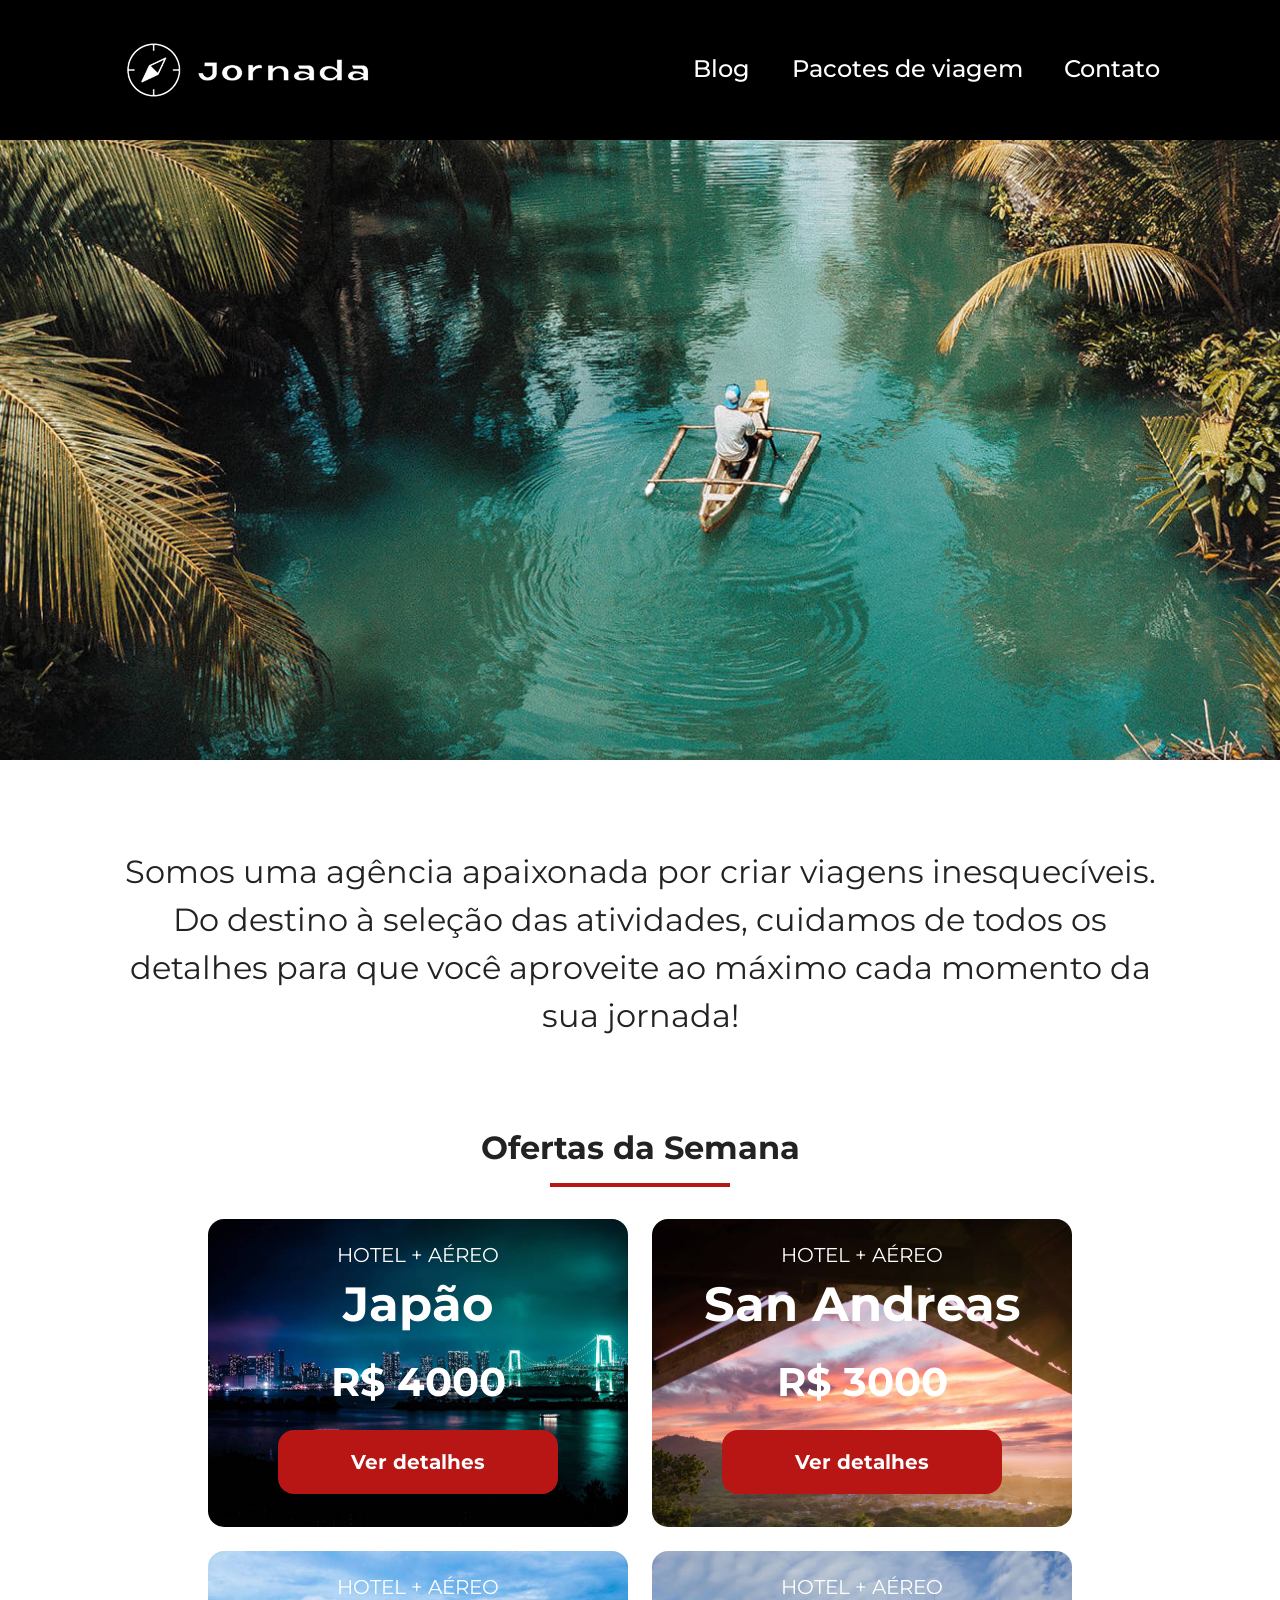
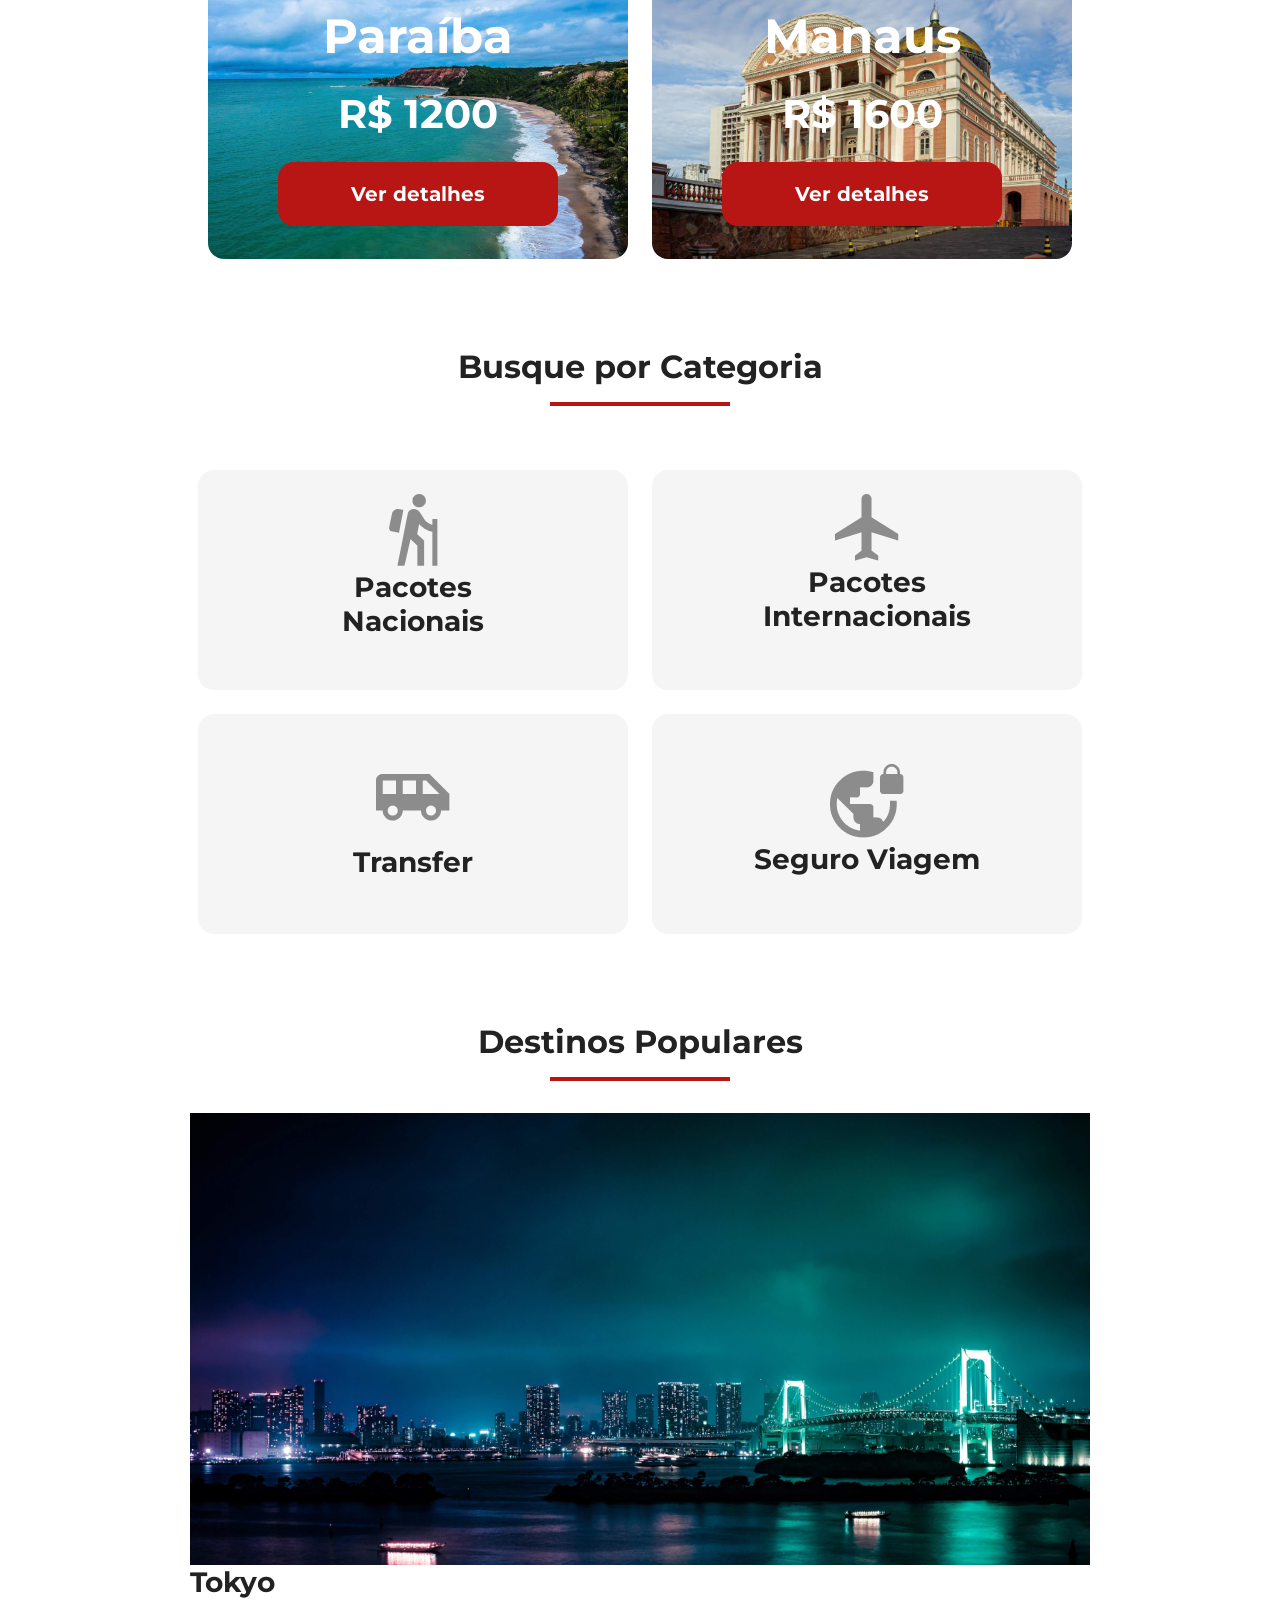
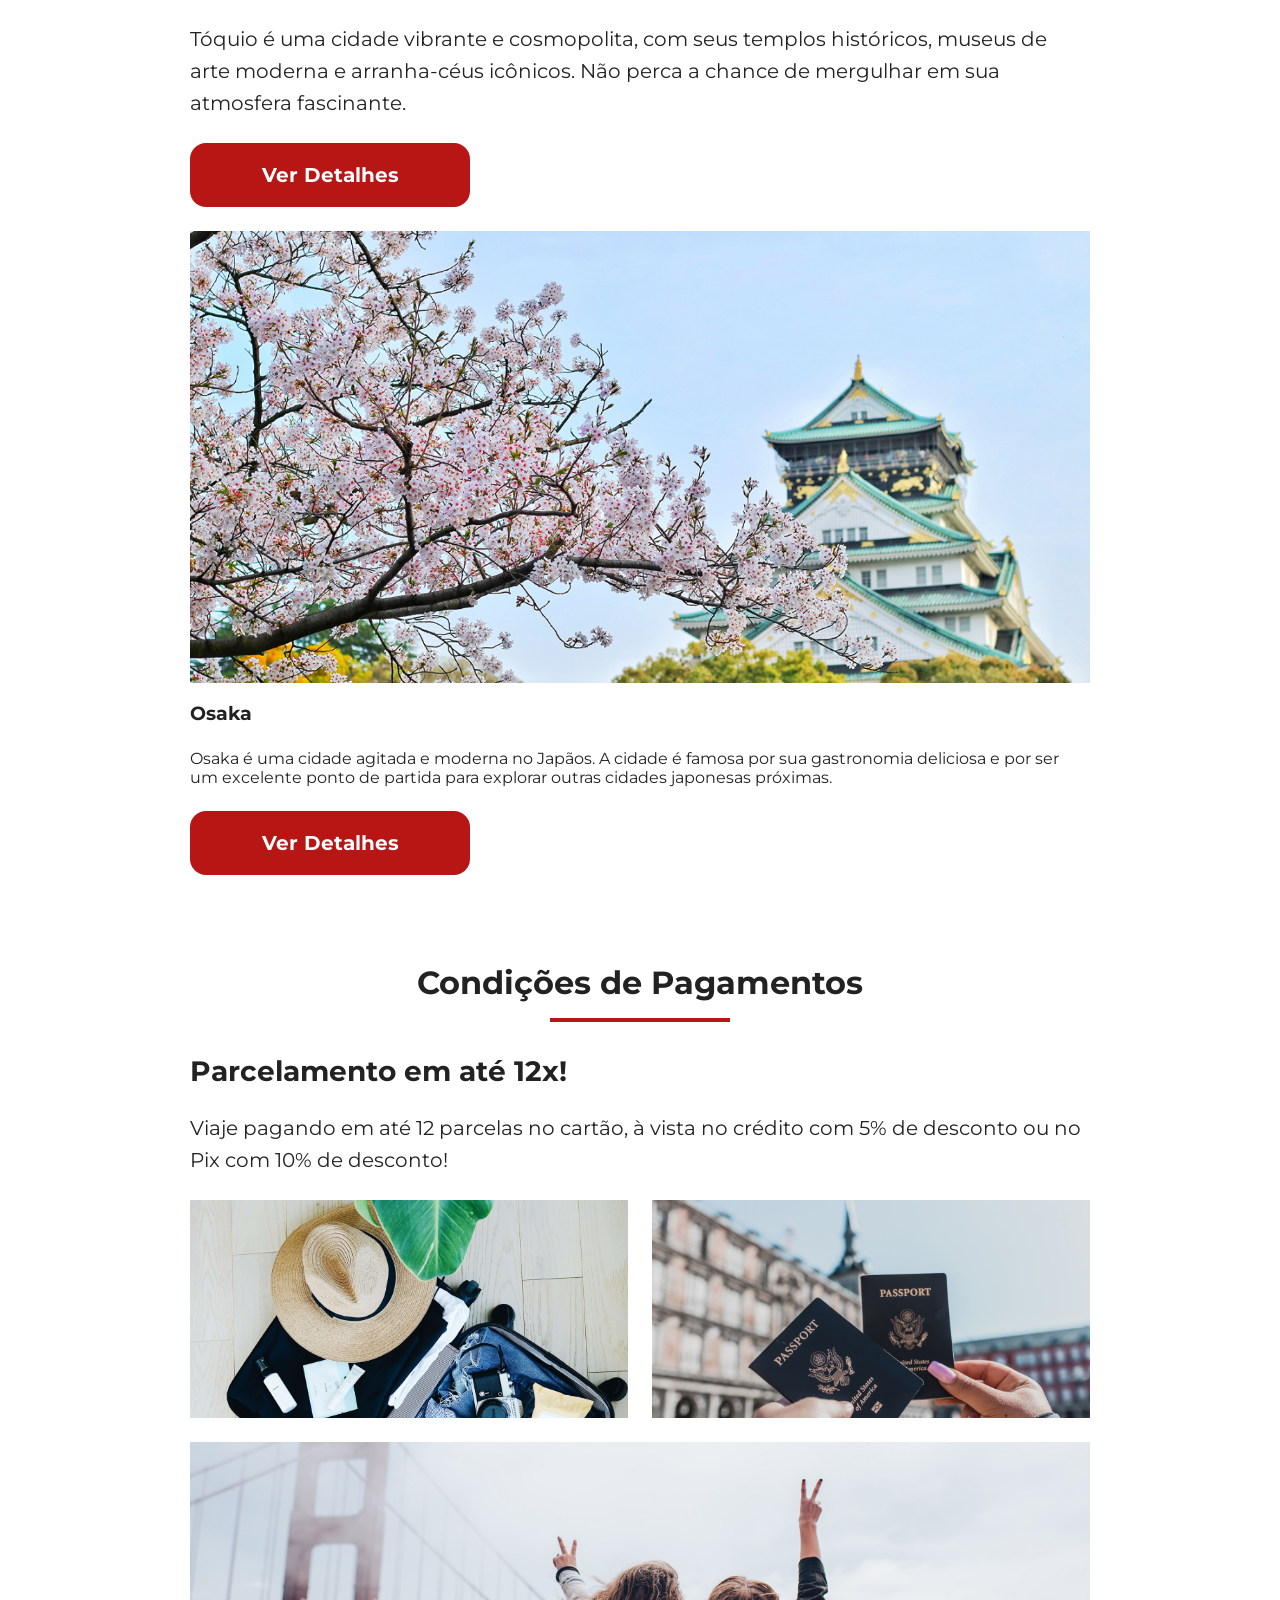
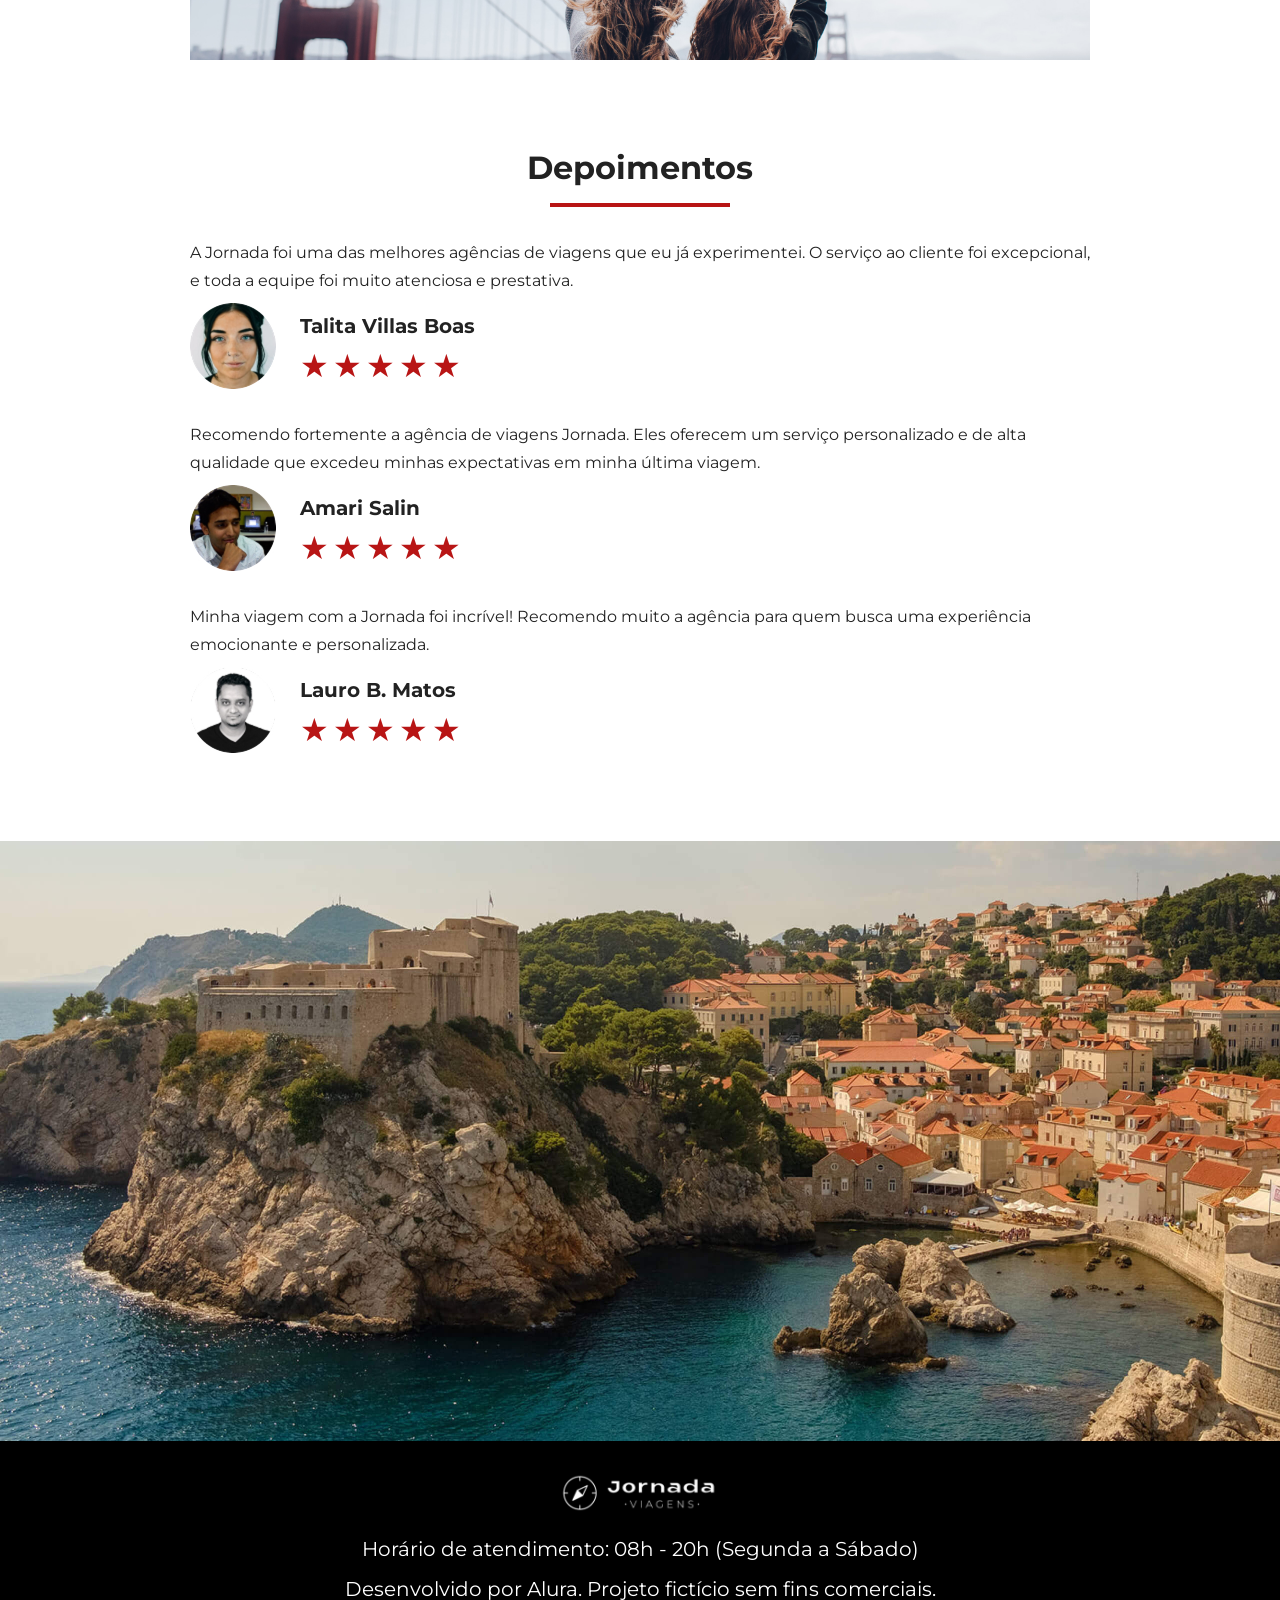
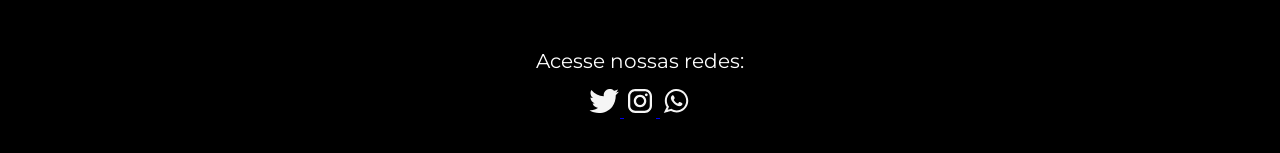
<file: index.html>
<!doctype html>
<html lang="pt-BR">
  <head>
    <meta charset="UTF-8" />
    <meta name="viewport" content="width=device-width, initial-scale=1.0" />
    <meta name="description" content="Jornada Viagens, uma agência apaixonada por criar viagens inesquecíveis.">

    <meta name="og:title" content="Jornada Viagens">
    <meta name="og:description" content="Jornada Viagens, uma agência apaixonada por criar viagens inesquecíveis.">
    <meta name="og:image" content="https://sycyr.github.io./jornada-viagens/img/logo-footer.svg">
    <meta name="og:type" content="website">
    <meta name="og:url" content="https://sycyr.github.io./jornada-viagens">

    <link rel="icon" href="favicon.svg" type="xml/svg">
    <link rel="stylesheet" href="css/style.css" />
    <title>Jornada Viagens</title>
  </head>
  </head>
  <body>
    <header class="main-header">
      <a class="logo" href="index.html" title="Voltar para a página inicial">
        <img
          class="img-mobile"
          src="img/bussola-jornada-branco.png"
          alt="Bussola do logo Jornada Viagens na cor branca"
        />
        <img
          class="img-desktop"
          src="img/bussola-texto-jornada-branco.png"
          alt="Logo Jornada Viagens na cor branca"
        />
      </a>
      <div class="navigation-menu">
        <label for="menu">
          <img src="img/menu.png" alt="Menu" />
        </label>
        <input type="checkbox" name="openMenu" id="menu" hidden />
        <nav>
          <ul class="list-links">
            <li>
              <a href="blog.html" target="_blank" title="Acessar Blog">Blog</a>
            </li>
            <li>
              <a
                href="pacotes-viagem.html"
                target="_blank"
                title="Acessar pacotes de viagem"
                >Pacotes de viagem</a
              >
            </li>
            <li>
              <a href="contato.html" target="_blank" title="Acessar Contato"
                >Contato</a
              >
            </li>
          </ul>
        </nav>
      </div>
    </header>
    <section class="hero">
      <div class="hero-img"></div>
      <h2>
        Somos uma agência apaixonada por criar viagens inesquecíveis. Do destino
        à seleção das atividades, cuidamos de todos os detalhes para que você
        aproveite ao máximo cada momento da sua jornada!
      </h2>
    </section>
    <section class="offers">
      <div class="section-title">
        <h2>Ofertas da Semana</h2>
        <hr />
      </div>
      <div class="offers-card">
        <article class="card japao">
          <header>
            <p>hotel + aéreo</p>
            <h3>Japão <br /><span>R$ 4000</span></h3>
          </header>
          <footer>
            <a href="#" class="button">Ver detalhes</a>
          </footer>
        </article>
        <article class="card san-andreas">
          <header>
            <p>hotel + aéreo</p>
            <h3>San Andreas <br /><span>R$ 3000</span></h3>
          </header>
          <footer>
            <a href="#" class="button">Ver detalhes</a>
          </footer>
        </article>
        <article class="card paraiba">
          <header>
            <p>hotel + aéreo</p>
            <h3>Paraíba <br /><span>R$ 1200</span></h3>
          </header>
          <footer>
            <a href="#" class="button">Ver detalhes</a>
          </footer>
        </article>
        <article class="card manaus">
          <header>
            <p>hotel + aéreo</p>
            <h3>Manaus <br /><span>R$ 1600</span></h3>
          </header>
          <footer>
            <a href="#" class="button">Ver detalhes</a>
          </footer>
        </article>
      </div>
    </section>
    <section class="categories">
      <div class="section-title">
        <h2>Busque por Categoria</h2>
        <hr />
      </div>
      <div class="categories-card">
        <a
          href="#"
          class="card"
          target="_blank"
          title="Busque pela categoria Pacotes Nacionais"
        >
          <img
            src="img/card-pacotes-nacionais.png"
            alt="Pessoa fazendo tracking"
          />
          <h3 class="content-title">Pacotes <br />Nacionais</h3>
        </a>
        <a
          href="#"
          class="card"
          target="_blank"
          title="Busque pela categoria Pacotes Internacionais"
        >
          <img src="img/card-pacotes-internacionais.png" alt="icone de um aviao na cor cinza" />
          <h3 class="content-title">Pacotes <br />Internacionais</h3>
        </a>
        <a
          href="#"
          class="card single-line transfer"
          target="_blank"
          title="Busque pela categoria Transfer"
        >
          <img src="img/card-transfer.png" alt="icone de um carro na cor cinza" />
          <h3 class="content-title">Transfer</h3>
        </a>
        <a
          href="#"
          class="card single-line"
          target="_blank"
          title="Busque pela categoria Seguro Viagem"
        >
          <img src="img/card-seguro-viagem.png" alt="icone da Terra com um cadeado fechado em cima dela, ambos na cor cinza" />
          <h3 class="content-title">Seguro Viagem</h3>
        </a>
      </div>
    </section>
    <section class="destinations">
      <div class="section-title">
        <h2>Destinos Populares</h2>
        <hr />
      </div>
      <div class="destination-items">
        <article class="item tokyo">
          <header>
            <div class="img-item"></div>
            <h3 class="content-title">Tokyo</h3>
          </header>
          <p class="content-text">
            Tóquio é uma cidade vibrante e cosmopolita, com seus templos
            históricos, museus de arte moderna e arranha-céus icônicos. Não
            perca a chance de mergulhar em sua atmosfera fascinante.
          </p>
          <footer>
            <a
              href="#"
              class="button"
              target="_blank"
              title="Veja mais detalhesa aqui"
              >Ver Detalhes</a
            >
          </footer>
        </article>
        <article class="item osaka">
          <header>
            <div class="img-item"></div>
            <h3>Osaka</h3>
          </header>
          <p>
            Osaka é uma cidade agitada e moderna no Japãos. A cidade é famosa
            por sua gastronomia deliciosa e por ser um excelente ponto de
            partida para explorar outras cidades japonesas próximas.
          </p>
          <footer>
            <a
              href="#"
              class="button"
              target="_blank"
              title="Veja mais detalhesa aqui"
              >Ver Detalhes</a
            >
          </footer>
        </article>
      </div>
    </section>
    <section class="payments">
      <div class="section-title">
        <h2>Condições de Pagamentos</h2>
        <hr />
      </div>
      <div class="content-container">
        <div class="text-content">
          <h3 class="content-title">Parcelamento em até 12x!</h3>
          <p class="content-text">
            Viaje pagando em até 12 parcelas no cartão, à vista no crédito com
            5% de desconto ou no Pix com 10% de desconto!
          </p>
        </div>
        <div class="image-gallery">
          <div class="image first"></div>
          <div class="image second"></div>
          <div class="image thirdy colspan-2"></div>
        </div>
      </div>
    </section>
    <section class="testimonials">
      <div class="section-title">
        <h2>Depoimentos</h2>
        <hr />
      </div>
      <div class="testimonials-container">
        <article>
          <header>
            <p>A Jornada foi uma das melhores agências de viagens que eu já experimentei. 
              O serviço ao cliente foi excepcional, e toda a equipe foi muito atenciosa e 
              prestativa.</p>
          </header>
          <footer>
            <img src="./img/avatar-talita.jpg" alt="imagem da cliente Talita Villas Boas">
            <div class="profile-content">
              <h3>Talita Villas Boas</h3>
              <div class="rating">
                <span class="star">★</span>
                <span class="star">★</span>
                <span class="star">★</span>
                <span class="star">★</span>
                <span class="star">★</span>
              </div>
            </div>
          </footer>
        </article>
        <article>
          <header>
            <p>Recomendo fortemente a agência de viagens Jornada. 
              Eles oferecem um serviço personalizado e 
              de alta qualidade que excedeu minhas expectativas em minha última viagem.</p>
          </header>
          <footer>
            <img src="./img/avatar-amari.jpg" alt="imagem da cliente Amari Salin">
            <div class="profile-content">
              <h3>Amari Salin</h3>
              <div class="rating">
                <span class="star">★</span>
                <span class="star">★</span>
                <span class="star">★</span>
                <span class="star">★</span>
                <span class="star">★</span>
              </div>
            </div>
          </footer>
        </article>
        <article>
          <header>
            <p>Minha viagem com a Jornada foi incrível! 
              Recomendo muito a agência para quem busca uma experiência emocionante e personalizada.</p>
          </header>
          <footer>
            <img src="./img/avatar-lauro.jpg" alt="imagem da cliente Lauro B. Matos">
            <div class="profile-content">
              <h3>Lauro B. Matos</h3>
              <div class="rating">
                <span class="star">★</span>
                <span class="star">★</span>
                <span class="star">★</span>
                <span class="star">★</span>
                <span class="star">★</span>
              </div>
            </div>
          </footer>
        </article>
        
      </div>
    </section>
    <section class="bottom-hero">
      <div class="hero-img"></div>
    </section>
    <footer class="main-footer">
      <div class="footer-content">
        <img src="./img/logo-footer.svg" alt="">
        <p>Horário de atendimento: 08h - 20h (Segunda a Sábado)</p>
        <p>Desenvolvido por Alura. Projeto fictício sem fins comerciais.</p>
      </div>
      <div class="footer-social">
        <p>Acesse nossas redes:</p>
        <a href="#" target="_blank" title="Acesse o Twiter do Jornada Viagens">
          <img src="./img/icone-twiter.svg" alt="logo do twiter na cor branca">
        </a>
        <a href="#" target="_blank" title="Acesse o Instagram do Jornada Viagens">
          <img src="./img/icone-instagram.svg" alt="logo do instagram na cor branca">
        </a>
        <a href="#" target="_blank" title="Acesse o Whatsapp do Jornada Viagens">
          <img src="./img/icone-whatsapp.svg" alt="logo do whatsapp na cor branca">
        </a>
      </div>
    </footer>
  </body>
</html>
</file>
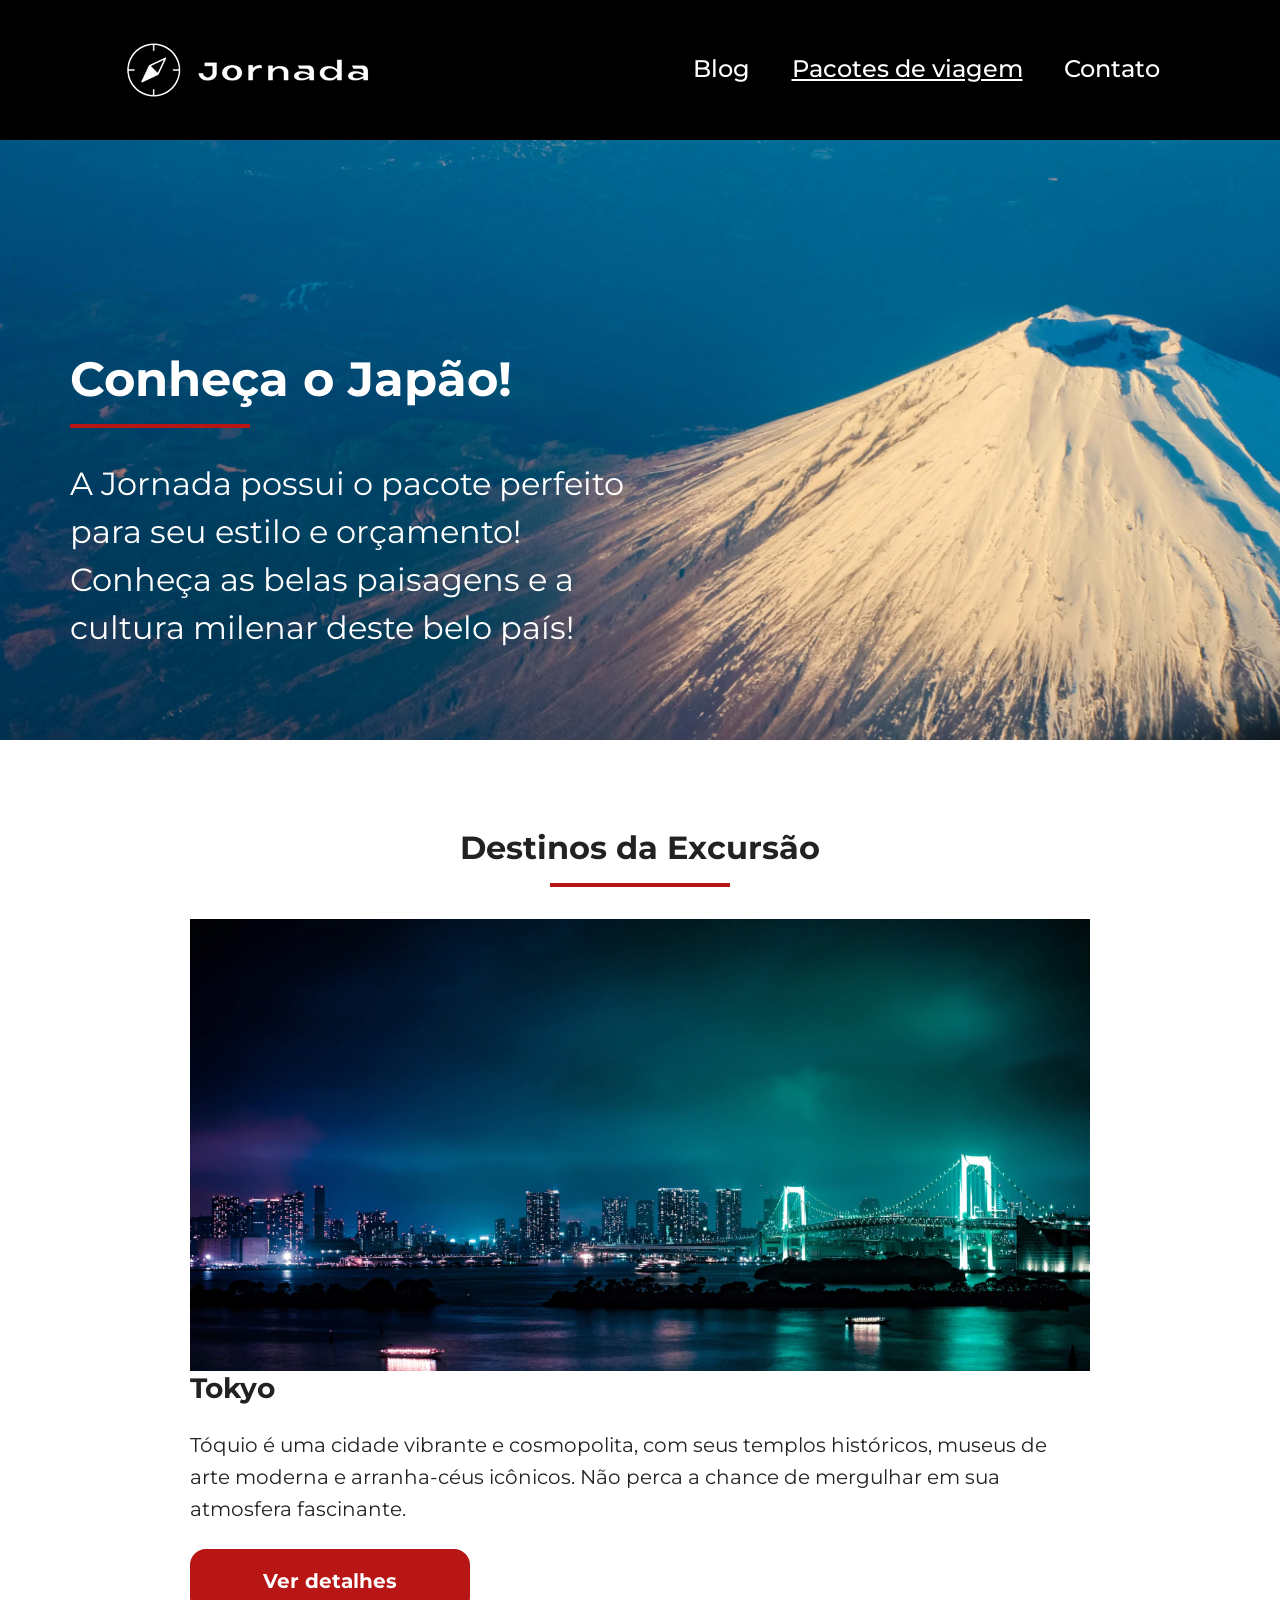
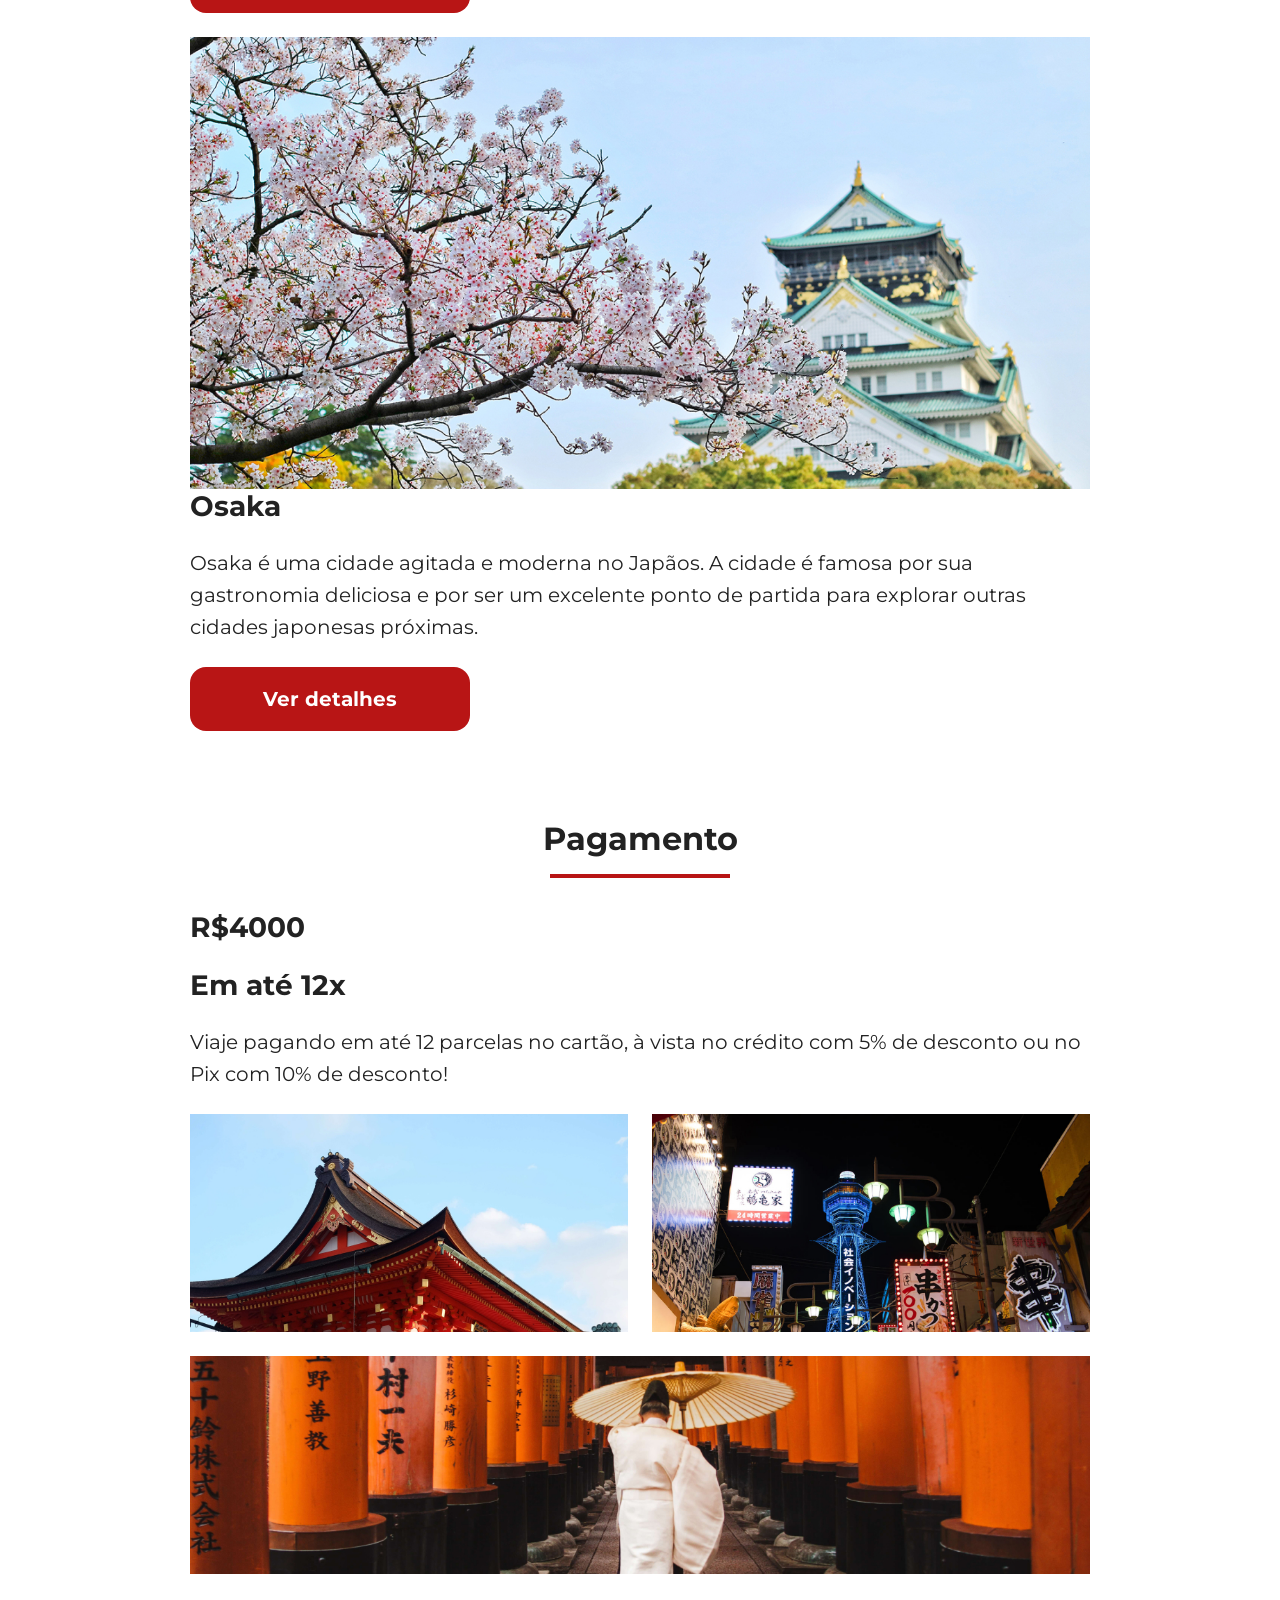
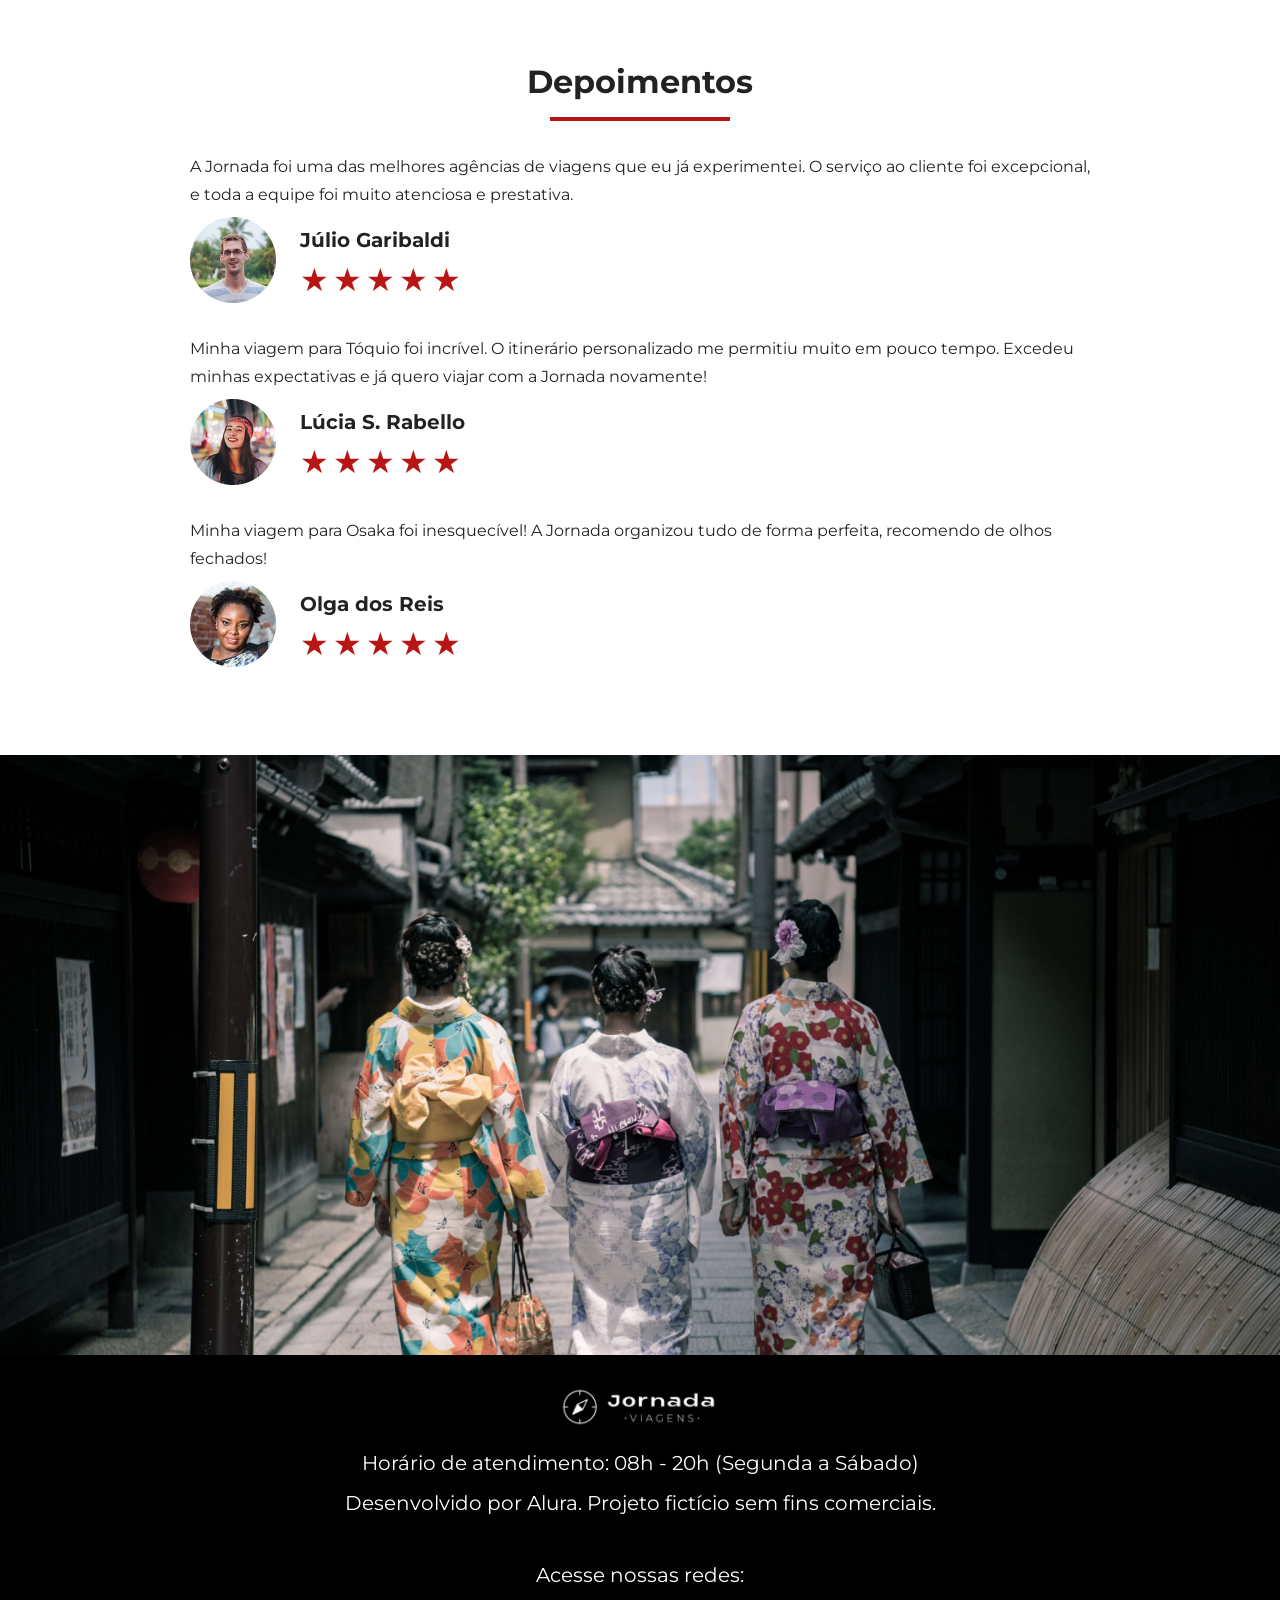
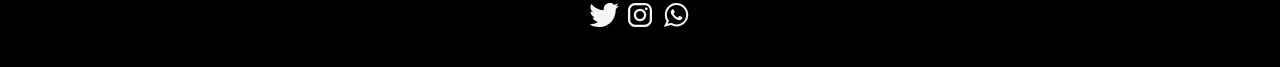
<file: pacotes-viagem.html>
<!doctype html>
<html lang="pt-BR">
  <head>
    <meta charset="UTF-8" />
    <meta name="viewport" content="width=device-width, initial-scale=1.0" />
    <meta name="description" content="Jornada Viagens, uma agência apaixonada por criar viagens inesquecíveis.">

    <meta name="og:title" content="Jornada Viagens">
    <meta name="og:description" content="Jornada Viagens, uma agência apaixonada por criar viagens inesquecíveis.">
    <meta name="og:image" content="https://sycyr.github.io./jornada-viagens/img/logo-footer.svg">
    <meta name="og:type" content="website">
    <meta name="og:url" content="https://sycyr.github.io./jornada-viagens">

    <link rel="icon" href="favicon.svg" type="xml/svg">
    <link rel="stylesheet" href="css/style.css" />
    <title>Pacotes de Viagem</title>
  </head>
  <body>
    <header class="main-header">
      <a class="logo" href="index.html" title="voltar para a página inicial">
        <img
          class="img-mobile"
          src="img/bussola-jornada-branco.png"
          alt="Bussola do logo Jornada Viagens na cor branca"
        />
        <img
          class="img-desktop"
          src="img/bussola-texto-jornada-branco.png"
          alt="Logo Jornada Viagens na cor branca"
        />
      </a>
      <div class="navigation-menu">
        <label for="menu">
          <img src="img/menu.png" alt="menu" />
        </label>
        <input type="checkbox" id="menu" hidden />
        <nav>
          <ul class="list-links">
            <li>
              <a href="blog.html" target="_blank" title="Acessar Blog">Blog</a>
            </li>
            <li>
              <a
                class="active"
                href="pacotes-de-viagens.html"
                target="_blank"
                title="Acessar Pacotes de viagem"
                >Pacotes de viagem</a
              >
            </li>
            <li>
              <a href="contato.html" target="_blank" title="Acessar Contato"
                >Contato</a
              >
            </li>
          </ul>
        </nav>
      </div>
    </header>
    <section class="travel-packages hero">
      <div class="hero-img">
        <div class="hero-content">
          <h1>Conheça o Japão!</h1>
          <hr />
          <p>
            A Jornada possui o pacote perfeito para seu estilo e orçamento!
            Conheça as belas paisagens e a cultura milenar deste belo país!
          </p>
        </div>
      </div>
    </section>

    <section class="travel-packages destinations">
      <div class="section-title">
        <h2>Destinos da Excursão</h2>
        <hr />
      </div>
      <div class="destination-items">
        <article class="item tokyo">
          <header>
            <div class="img-item"></div>
            <h3 class="content-title">Tokyo</h3>
          </header>
          <p class="content-text">
            Tóquio é uma cidade vibrante e cosmopolita, com seus templos
            históricos, museus de arte moderna e arranha-céus icônicos. Não
            perca a chance de mergulhar em sua atmosfera fascinante.
          </p>
          <footer>
            <a
              href="#"
              class="button"
              target="_blank"
              title="Veja mais detalhes do destino Tokyo"
              >Ver detalhes</a
            >
          </footer>
        </article>
        <article class="item osaka">
          <header>
            <div class="img-item"></div>
            <h3 class="content-title">Osaka</h3>
          </header>
          <p class="content-text">
            Osaka é uma cidade agitada e moderna no Japãos. A cidade é famosa
            por sua gastronomia deliciosa e por ser um excelente ponto de
            partida para explorar outras cidades japonesas próximas.
          </p>
          <footer>
            <a
              href="#"
              class="button"
              target="_blank"
              title="Veja mais detalhes do destino Osaka"
              >Ver detalhes</a
            >
          </footer>
        </article>
      </div>
    </section>
    <section class="travel-packages payments">
      <div class="section-title">
        <h2>Pagamento</h2>
        <hr />
      </div>
      <div class="content-container">
        <div class="text-content">
          <h3 class="content-title">R$4000</h3>
          <h3 class="content-title">Em até 12x</h3>

          <p class="content-text">
            Viaje pagando em até 12 parcelas no cartão, à vista no crédito com
            5% de desconto ou no Pix com 10% de desconto!
          </p>
        </div>
        <div class="image-gallery">
          <div class="image first"></div>
          <div class="image second"></div>
          <div class="image thirdy colspan-2"></div>
        </div>
      </div>
    </section>
    <section class="testimonials">
      <div class="section-title">
        <h2>Depoimentos</h2>
        <hr />
      </div>
      <div class="testimonials-container">
        <article>
          <header>
            <p>
              A Jornada foi uma das melhores agências de viagens que eu já
              experimentei. O serviço ao cliente foi excepcional, e toda a
              equipe foi muito atenciosa e prestativa.
            </p>
          </header>
          <footer>
            <img
              src="./img/avatar-julio.jpg"
              alt="imagem da cliente Júlio Garibaldi"
            />
            <div class="profile-content">
              <h3>Júlio Garibaldi</h3>
              <div class="rating">
                <span class="star">★</span>
                <span class="star">★</span>
                <span class="star">★</span>
                <span class="star">★</span>
                <span class="star">★</span>
              </div>
            </div>
          </footer>
        </article>
        <article>
          <header>
            <p>
              Minha viagem para Tóquio foi incrível. O itinerário personalizado
              me permitiu muito em pouco tempo. Excedeu minhas expectativas e já
              quero viajar com a Jornada novamente!
            </p>
          </header>
          <footer>
            <img
              src="./img/avatar-lucia.jpg"
              alt="imagem da cliente Lúcia S. Rabello"
            />
            <div class="profile-content">
              <h3>Lúcia S. Rabello</h3>
              <div class="rating">
                <span class="star">★</span>
                <span class="star">★</span>
                <span class="star">★</span>
                <span class="star">★</span>
                <span class="star">★</span>
              </div>
            </div>
          </footer>
        </article>
        <article>
          <header>
            <p>
              Minha viagem para Osaka foi inesquecível! A Jornada organizou tudo
              de forma perfeita, recomendo de olhos fechados!
            </p>
          </header>
          <footer>
            <img
              src="./img/avatar-olga.jpg"
              alt="imagem da cliente Olga dos Reis"
            />
            <div class="profile-content">
              <h3>Olga dos Reis</h3>
              <div class="rating">
                <span class="star">★</span>
                <span class="star">★</span>
                <span class="star">★</span>
                <span class="star">★</span>
                <span class="star">★</span>
              </div>
            </div>
          </footer>
        </article>
      </div>
    </section>
    <section class="travel-packages bottom-hero">
      <div class="hero-img"></div>
    </section>
    <footer class="main-footer">
      <div class="footer-content">
        <img src="img/logo-footer.svg" alt="logo completo Jornada Viagens" />
        <p>Horário de atendimento: 08h - 20h (Segunda a Sábado)</p>
        <p>Desenvolvido por Alura. Projeto fictício sem fins comerciais.</p>
      </div>
      <div class="footer-social">
        <p>Acesse nossas redes:</p>

        <a href="#" target="_blank" title="Acesse o Twitter do Jornada Viagens"
          ><img src="img/icone-twiter.svg" alt="icone do Twitter na cor branca"
        /></a>

        <a
          href="#"
          target="_blank"
          title="Acesse o Instagram do Jornada Viagens"
          ><img
            src="img/icone-instagram.svg"
            alt="icone do Instagram na cor branca"
        /></a>

        <a href="#" target="_blank" title="Entre em contato através do whatsapp"
          ><img
            src="img/icone-whatsapp.svg"
            alt="icone do whatsapp na cor branca"
        /></a>
      </div>
    </footer>
  </body>
</html>
</file>
<file: css/style.css>
@import url(global.css);
@import url(header.css);
@import url(hero.css);
@import url(offers.css);
@import url(category.css);
@import url(destination.css);
@import url(payments.css);
@import url(testimonials.css);
@import url(footer.css);
</file>
